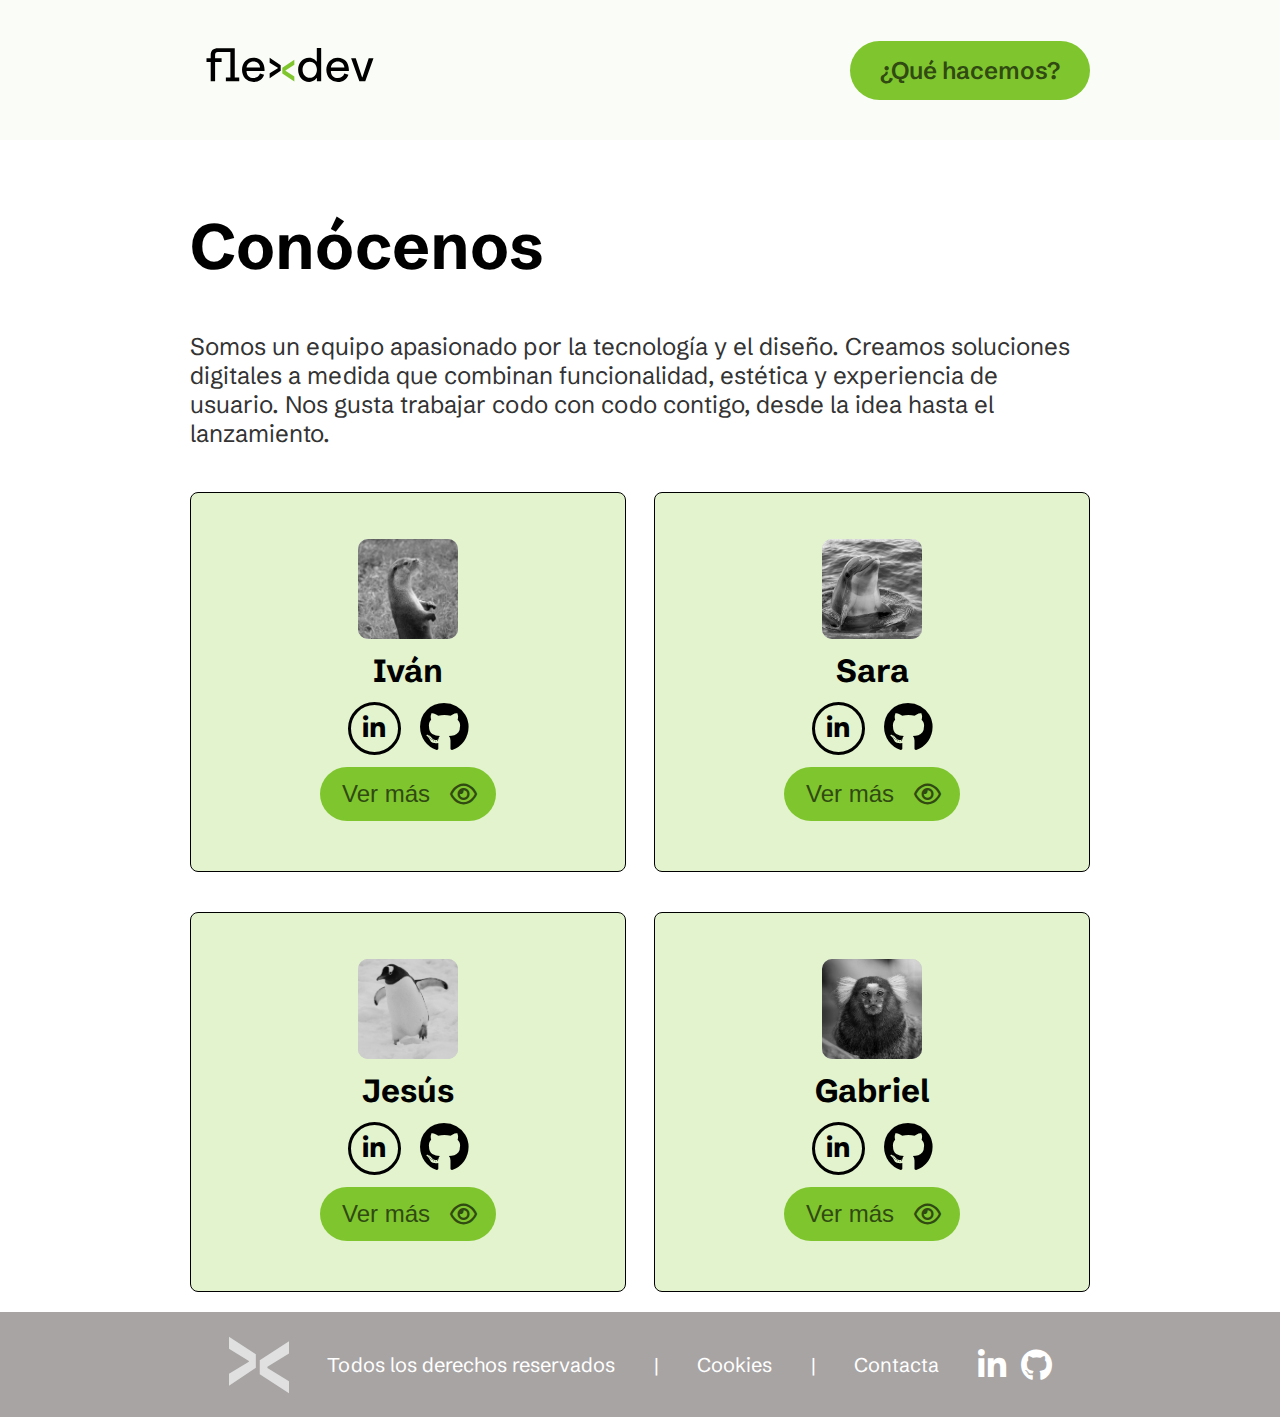
<file: index.html>
<!DOCTYPE html>
<html lang="en">
<head>
    <meta charset="UTF-8">
    <meta name="viewport" content="width=device-width, initial-scale=1.0">
    <link rel="stylesheet" href="style.css">
    <link rel="icon" type="image/svg" href="favicon.svg">
    <link rel="stylesheet" href="https://cdnjs.cloudflare.com/ajax/libs/font-awesome/6.5.0/css/all.min.css">
    <link rel="preconnect" href="https://fonts.googleapis.com">
    <link rel="preconnect" href="https://fonts.gstatic.com" crossorigin>
    <link href="https://fonts.googleapis.com/css2?family=Schibsted+Grotesk:ital,wght@0,400..900;1,400..900&display=swap" rel="stylesheet">

    <title>My crew</title>
</head>

<body>
    <div id="blur">
    <header>
       <nav>
        <div class="logo-container">
            <img src="./assets/logoFlexDev.svg" alt="Logo de flexDev" class="logo"> 
        </div>
        <a class="btn-primary" href="projects.html">¿Qué hacemos?</a>
    </nav>
      
        </header>
        <main> 
            <section>
                <div class="description">
                <h1>Conócenos</h1>
                <p>Somos un equipo apasionado por la tecnología y el diseño. Creamos soluciones digitales a medida que combinan funcionalidad, estética y experiencia de usuario. Nos gusta trabajar codo con codo contigo, desde la idea hasta el lanzamiento.
                </p>
                </div>
                <div class="cards">
                    <div class="card">
                        <div class="foto"><img src="assets/otter.jpg" alt="Otter Ivan"></div>
                        <h3>Iván</h3>
                        <div class="card-logos">
                            <a href="https://www.linkedin.com/in/iván-lorenzo-ruiz/" class="card-ln" target="_blank"><i class="fa-brands fa-linkedin-in"></i></a>
                            <a href="https://github.com/Ivanlr96/" class="card-gh" target="_blank"><i class="fa-brands fa-github"></i></a>
                        </div>
                        <div class="see">
                         <button class="btn-primary btn-see" data-profile="ivan.html">Ver más<i class="fa-regular fa-eye"></i></button>
                        </div>   
                    </div>

                    <div class="card">
                        <div class="foto"><img src="assets/dolphin.jpg" alt="Dolphin Sara"></div>
                        <h3>Sara</h3>
                        <div class="card-logos">
                            <a href="https://www.linkedin.com/in/saravazquezlopez/" class="card-ln" target="_blank"><i class="fa-brands fa-linkedin-in"></i></a>
                            <a href="https://github.com/sara-vazquez" class="card-gh" target="_blank"><i class="fa-brands fa-github"></i></a>
                        </div>
                        <div class="see">
                         <button class="btn-primary btn-see" data-profile="sara.html">Ver más<i class="fa-regular fa-eye"></i></button>
                        </div>  
                    </div>

                    <div class="card">
                        <div class="foto"><img src="assets/penguin.jpg" alt="Penguin Jesus"></div>
                        <h3>Jesús</h3>
                        <div class="card-logos">
                            <a href="https://www.linkedin.com/in/jesusmartinber/" class="card-ln" target="_blank"><i class="fa-brands fa-linkedin-in"></i></a>
                            <a href="https://github.com/jemb4" class="card-gh" target="_blank"><i class="fa-brands fa-github"></i></a>
                        </div>
                        <div class="see">
                         <button class="btn-primary btn-see" data-profile="jesus.html">Ver más<i class="fa-regular fa-eye"></i></button>
                        </div>  
                    </div>

                    <div class="card">
                        <div class="foto"><img src="assets/monkey.jpg" alt="Just Gavi"></div>
                        <h3>Gabriel</h3>
                        <div class="card-logos">
                            <a href="https://www.linkedin.com/in/gabrielmijares/" class="card-ln" target="_blank"><i class="fa-brands fa-linkedin-in"></i></a>
                            <a href="https://github.com/gabrielml" class="card-gh" target="_blank"><i class="fa-brands fa-github"></i></a>
                        </div>
                        <div class="see">
                         <button class="btn-primary btn-see" data-profile="gabriel.html" >Ver más<i class="fa-regular fa-eye"></i></button>
                        </div>  
                    </div>
            </section>
        </main>

        <footer>
                        <div class="footer-content">
                <img src="assets/isotipo_gray.svg" alt="isotipo_gray" class="footer-isotipo">
                <p class="p1">Todos los derechos reservados</p>
                <p class="footer-separator">|</p>
                <p class="p2">Cookies</p>
                <p class="footer-separator">|</p>
                <p class="p3">Contacta</p>
                <div class="footer-logos">
                    <i class="fa-brands fa-linkedin-in"></i>
                    <i class="fa-brands fa-github"></i>
                </div>
            </div>
        </footer>

    <dialog id="profile-modal">
         <i id="close-modal" class="fa-solid fa-xmark" style="float:right;"></i>
  <div id="modal-content"></div>
</dialog>
    </div>
</body>
</html>

<script src="main.js"></script>
</file>
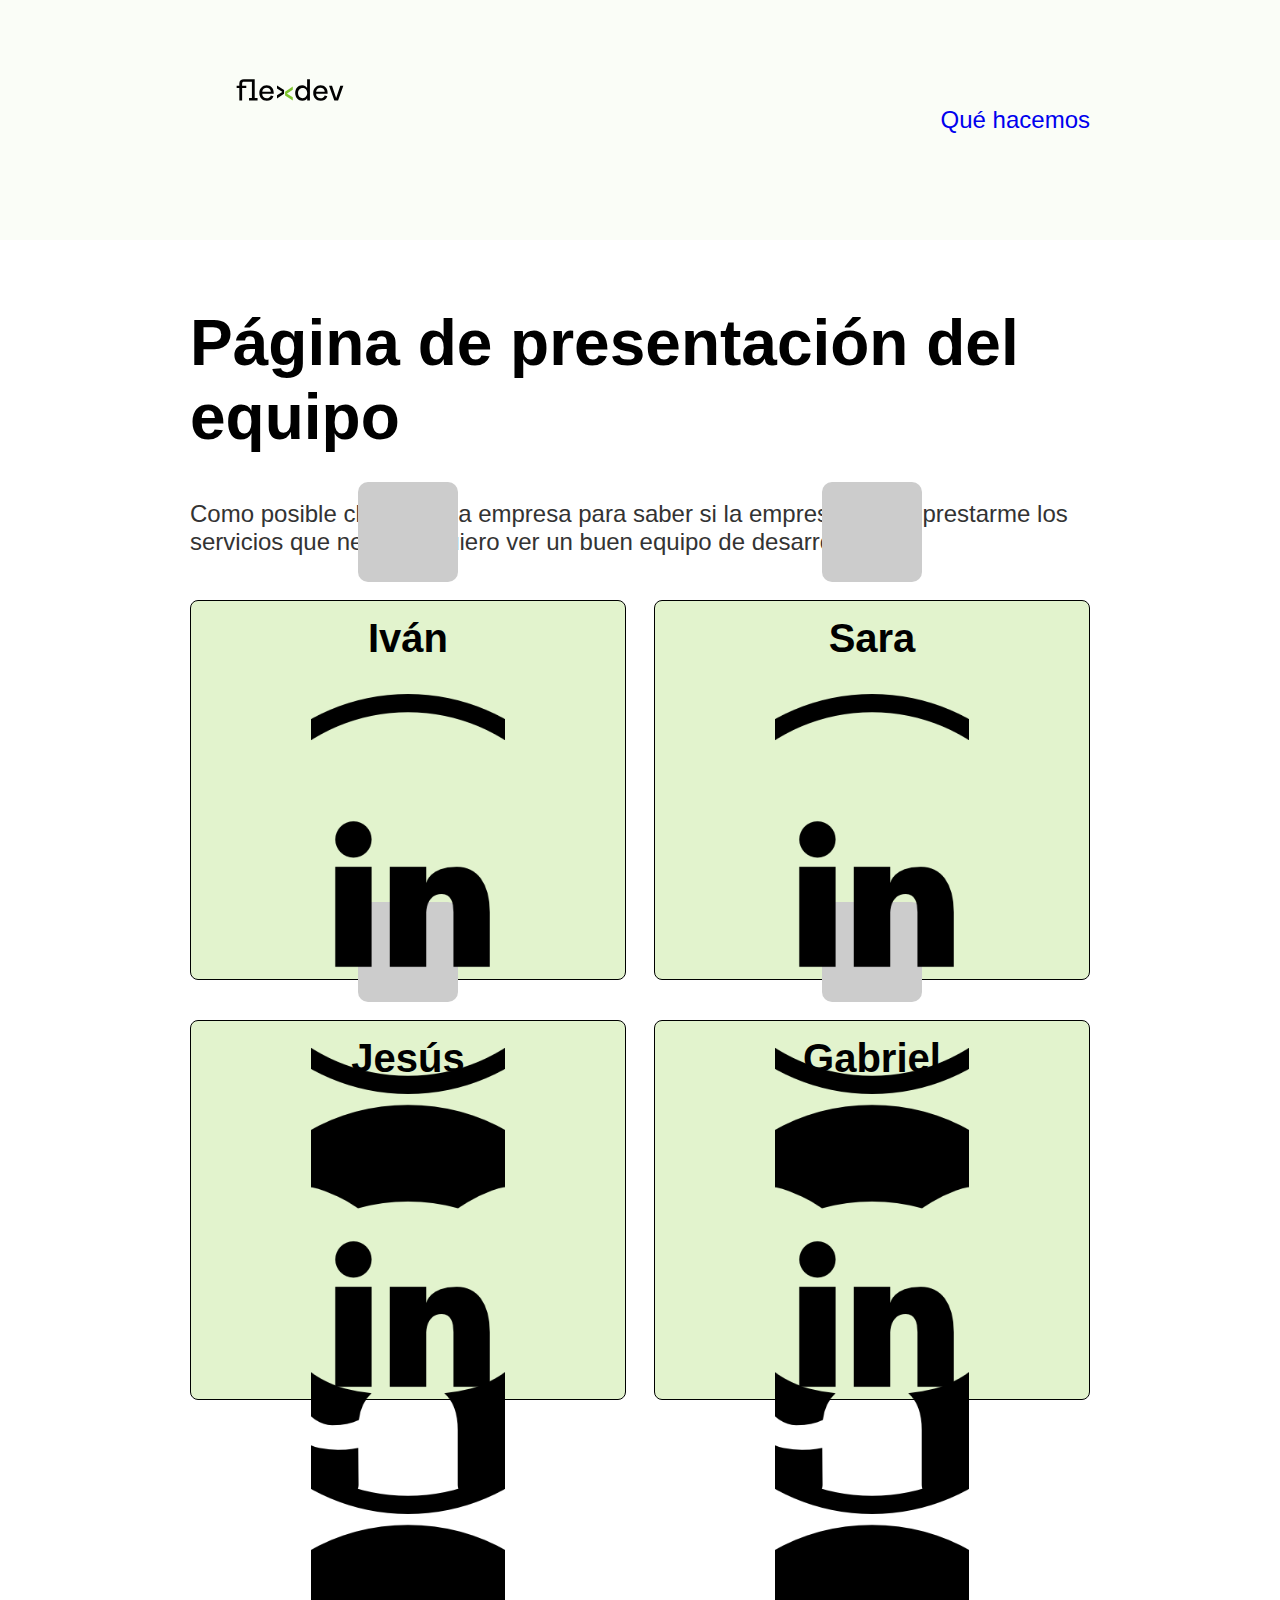
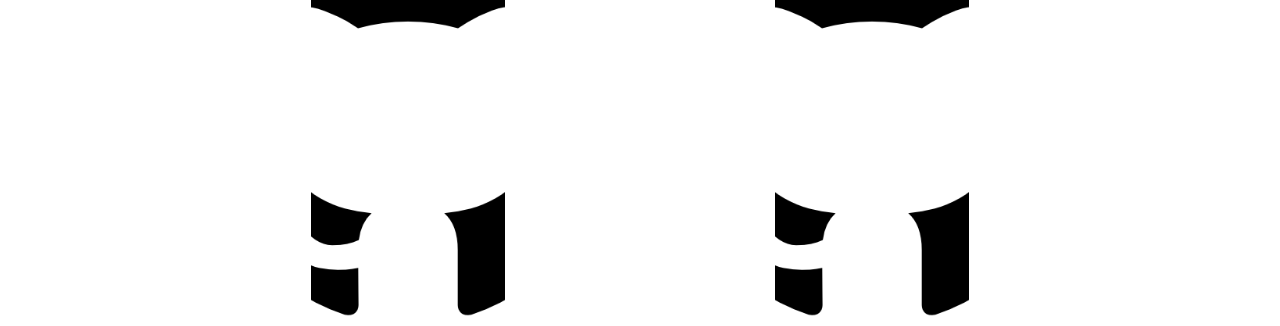
<file: myCrew.html>
<!DOCTYPE html>
<html lang="en">
<head>
    <meta charset="UTF-8">
    <meta name="viewport" content="width=device-width, initial-scale=1.0">
    <link rel="stylesheet" href="style.css">
    <title>My crew</title>
</head>

<body>
    <header>
       <nav>
        <img src="./assets/logo_flexdev.svg" alt="Logo de flexDev" class="logo"> 
        <a class="nav-btn" href="queHacemos.html"> Qué hacemos</a>
    </nav>
      
        </header>
        <main> 
            <section>
                <div class="description">
                <h1> Página de presentación del equipo</h1>
                <p>Como posible cliente de la empresa para saber si la empresa  puede prestarme los servicios que necesito
                    quiero ver un buen equipo de desarrollo.
                </p>
                </div>
                <div class="cards">
                    <div class="card">
                        <a href="plantilla/ivan.html"><div class="foto"></div></a>
                        <h2>Iván</h2>
                        <div>
                    <a href="https://www.google.com/" target="_blank"><img src="/imagenes/image.png"></a>
                    <a href="https://github.com/Ivanlr96/" target="_blank"><img src="/imagenes/github-logo.png"></a>
                </div>    
                </div>
                    <div class="card">
                        <a href="/plantilla/sara.html"><div class="foto"></div></a>
                        <h2>Sara</h2>
                        <div>
                        <a href="https://www.linkedin.com/in/saravazquezlopez/" target="_blank"><img src="/imagenes/image.png"> </a>
                        <a href="https://github.com/sara-vazquez" target="_blank"><img src="/imagenes/github-logo.png"></a>
                    </div>
                    </div>
                    <div class="card">
                        <a href="/plantilla/jesus.html"><div class="foto"></div></a>
                      
                        <h2>Jesús</h2>
                        <div>
                            <a href="https://www.linkedin.com/in/jesusmartinber/" target="_blank"><img src="/imagenes/image.png"> </a>
                            <a href="https://github.com/jemb4" target="_blank"><img src="/imagenes/github-logo.png"></a>
                        </div>

                    </div>
                    <div class="card">
                        <a href="/plantilla/gabriel.html"><div class="foto"></div></a>
                        <h2>Gabriel</h2>
                        <div>
                            <a href="https://www.linkedin.com/in/gabrielmijares/" target="_blank"><img src="/imagenes/image.png"> </a>
                            <a href="https://github.com/gabrielml" target="_blank"><img src="/imagenes/github-logo.png"></a>
                        </div>
                    </div>
            </section>
        </main>
</body>
</html>
</file>
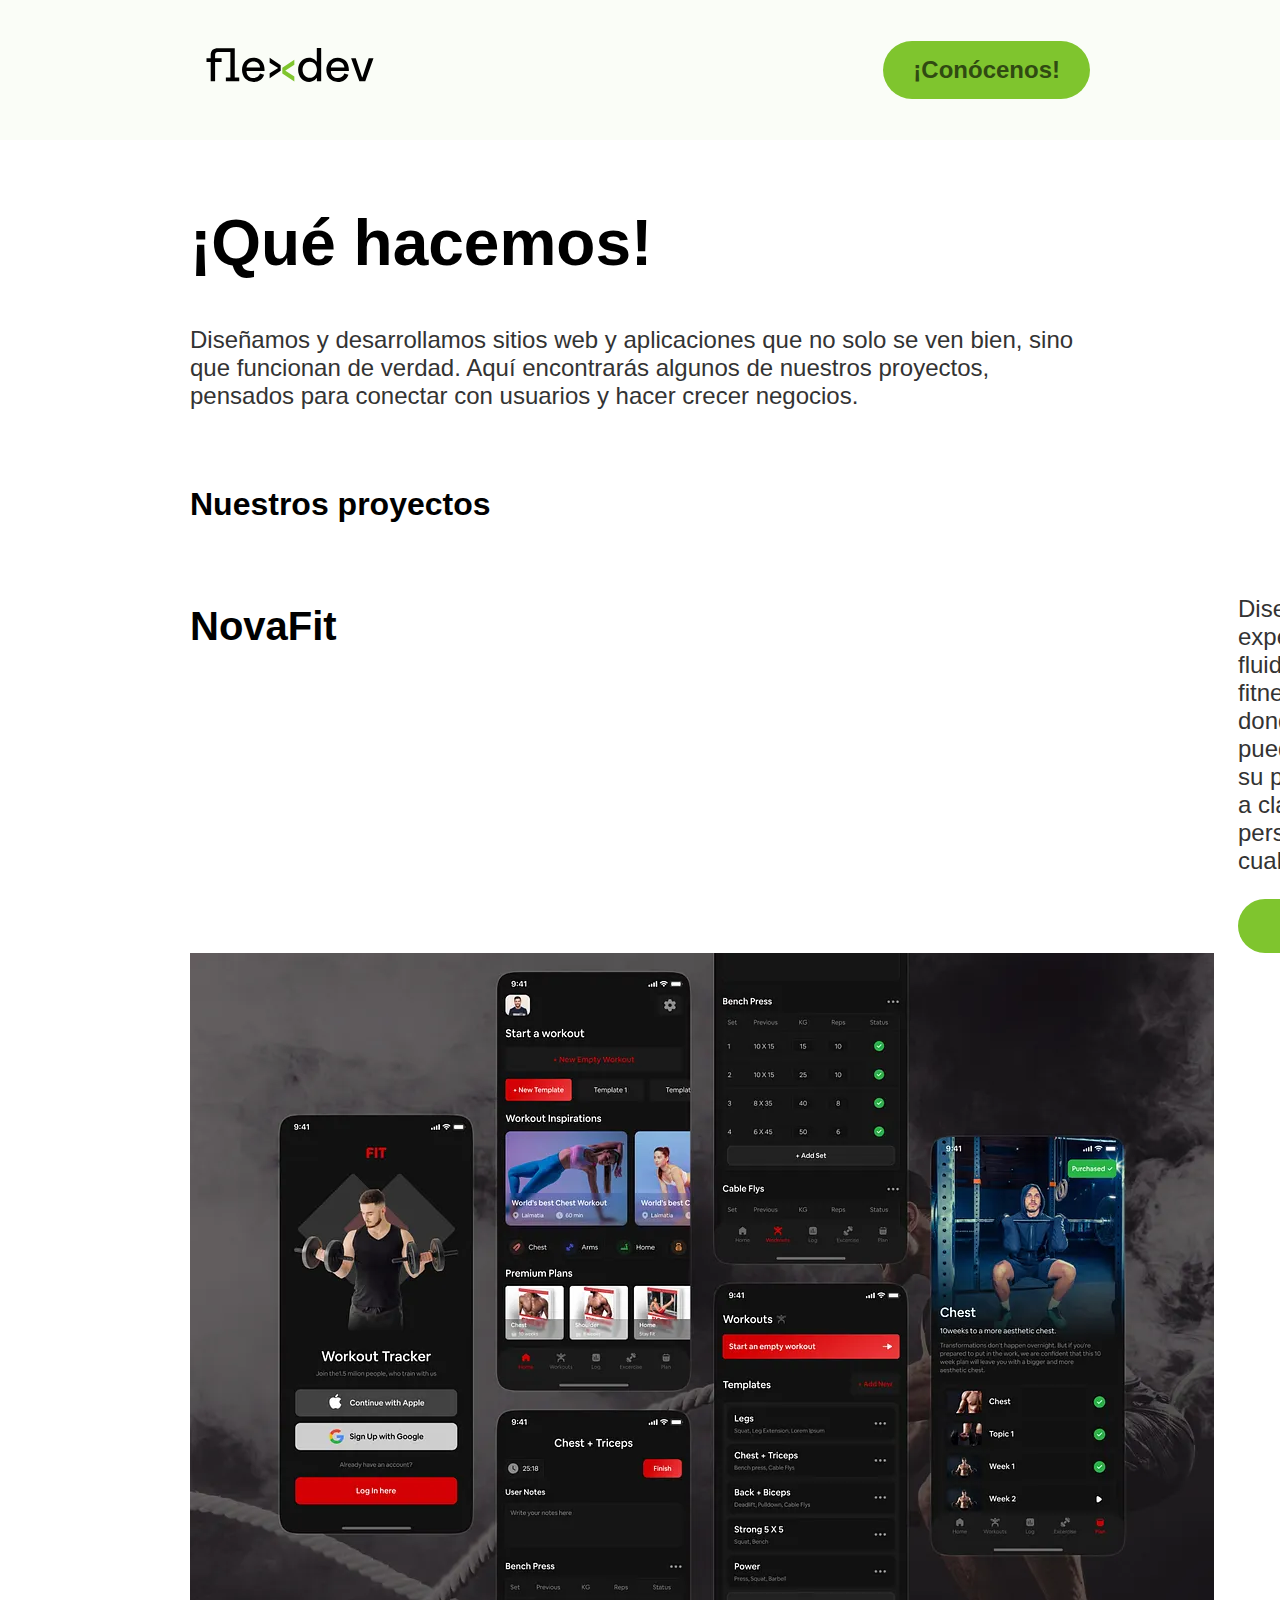
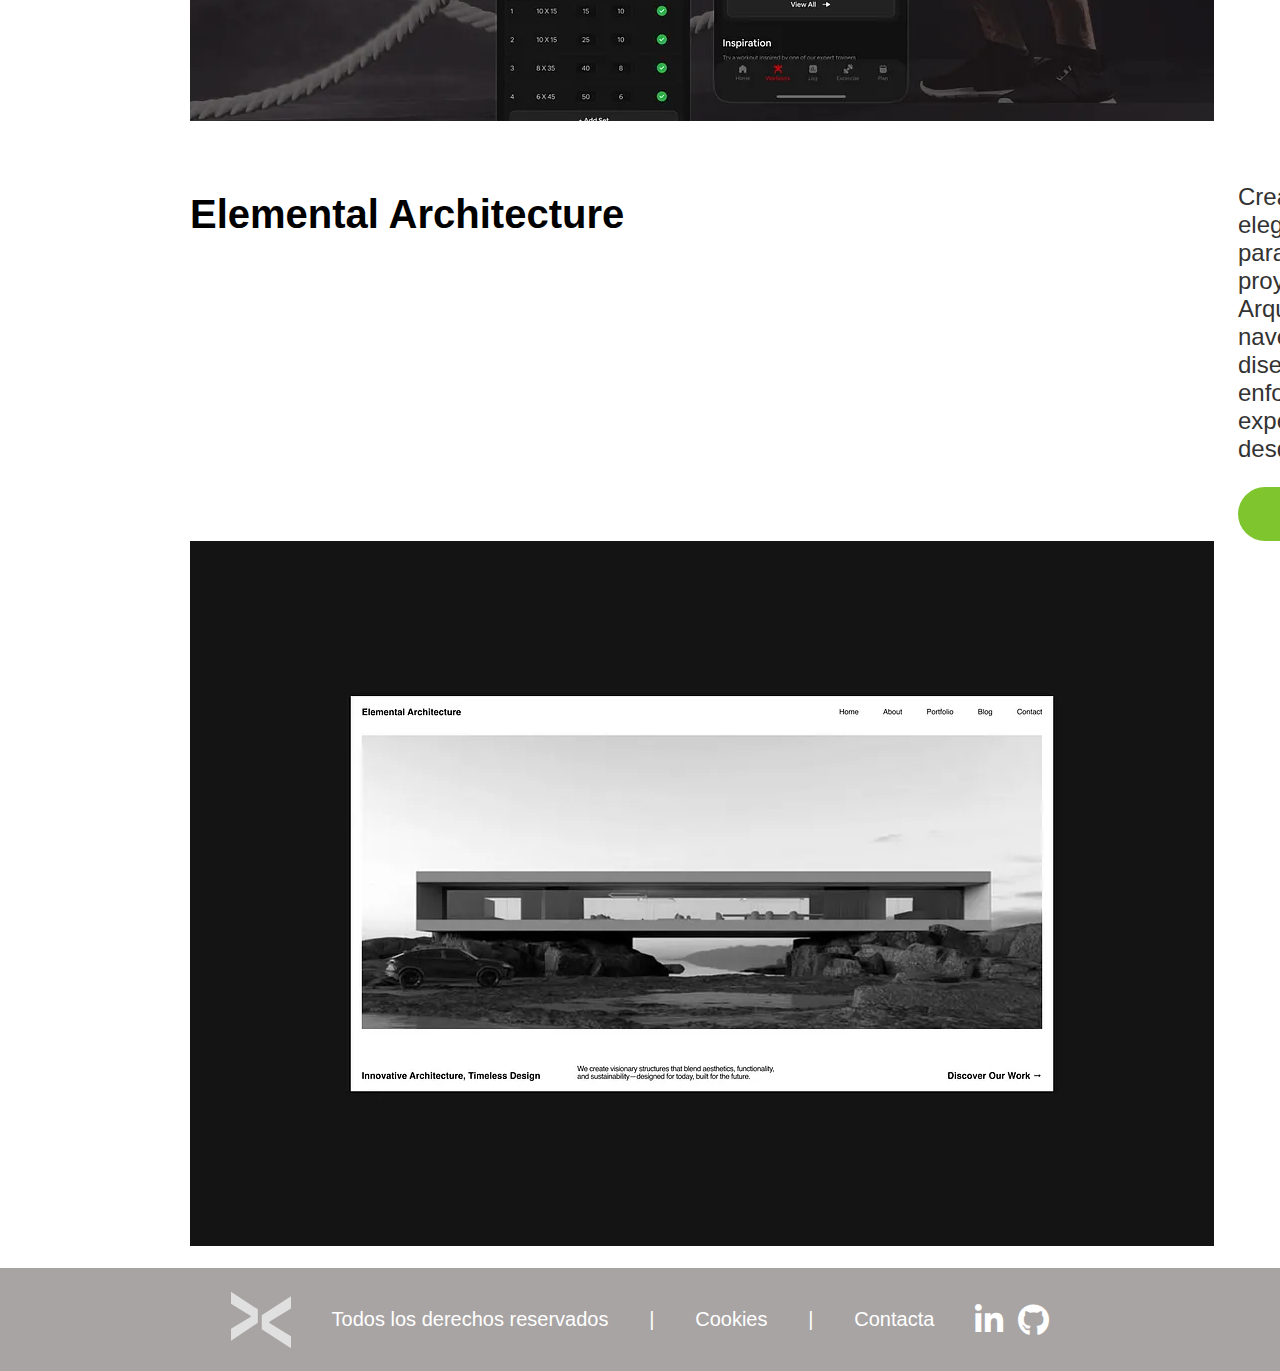
<file: projects.html>
<!DOCTYPE html>
<html lang="es">

<head>
  <meta charset="UTF-8" />
  <meta name="viewport" content="width=device-width, initial-scale=1.0" />
  <link rel="icon" type="image/svg" href="favicon.svg" />
  <link rel="stylesheet" href="style.css" />
  <link rel="stylesheet" href="style_projects.css" />
  <link rel="stylesheet" href="https://cdnjs.cloudflare.com/ajax/libs/font-awesome/6.5.0/css/all.min.css" />
  <title>Projects | MyCrew</title>
</head>

<body>
  <!-- NAV BAR [Figma]-->
  <header>
    <nav>
      <div class="logo-container">
        <img src="./assets/logoFlexDev.svg" alt="Logo de flexDev" class="logo" />
      </div>
      <!-- //TODO: Change href to "href=index.html" -->
      <a class="btn-primary" href="index.html">¡Conócenos!</a>
    </nav>
  </header>

  <main>
    <section>
      <!-- ENCABEZADO [Figma] -->
      <div class="description">
        <h1>¡Qué hacemos!</h1>
        <p>
          Diseñamos y desarrollamos sitios web y aplicaciones que no solo se ven bien, sino que funcionan de verdad.
          Aquí encontrarás algunos de nuestros proyectos, pensados para conectar con usuarios y hacer crecer negocios.
        </p>
      </div>

      <!-- CARDS [Figma] -->
      <div class="card-projects">
        <h3>Nuestros proyectos</h3>
        <!-- card [Figma] -->
        <div class="card-project">
          <div class="card-title">
            <h2>NovaFit</h2>
          </div>
          <div class="info-project">
            <p>
              Diseñamos una experiencia digital fluida para amantes del fitness. Una plataforma donde los usuarios
              pueden entrenar, seguir su progreso y acceder a clases personalizadas desde cualquier dispositivo.
            </p>
            <a class="btn-primary btn-project" href="#">Más info <i class="fa-solid fa-arrow-right"></i></a>
          </div>
          <div class="img-container">
            <img src="./assets/novaFit.webp" alt="img_placeholder" />
          </div>
        </div>
        <!-- /card [Figma] -->
        <!-- card [Figma] -->
        <div class="card-project">
          <div class="card-title">
            <h2>Elemental Architecture</h2>
          </div>
          <div class="info-project">
            <p>
              Creamos una web elegante y funcional para mostrar los proyectos de Elemental Arquitecure, con una
              navegación intuitiva, diseño visual cuidado y enfoque en la experiencia del usuario desde el primer clic.
            </p>
            <a class="btn-primary btn-project" href="#">Más info <i class="fa-solid fa-arrow-right"></i></a>
          </div>
          <div class="img-container">
            <img src="./assets/elementalArq.webp" alt="img_placeholder" />
          </div>
        </div>
        <!-- /card [Figma] -->
      </div>
    </section>
  </main>

  <footer>
    <div class="footer-content">
      <img src="/assets/isotipo_gray.svg" alt="isotipo_gray" class="footer-isotipo" />
      <p>Todos los derechos reservados</p>
      <p>|</p>
      <p>Cookies</p>
      <p>|</p>
      <p>Contacta</p>
      <div class="footer-logos">
        <i class="fa-brands fa-linkedin-in"></i>
        <i class="fa-brands fa-github"></i>
      </div>
    </div>
  </footer>
</body>

</html>
</file>
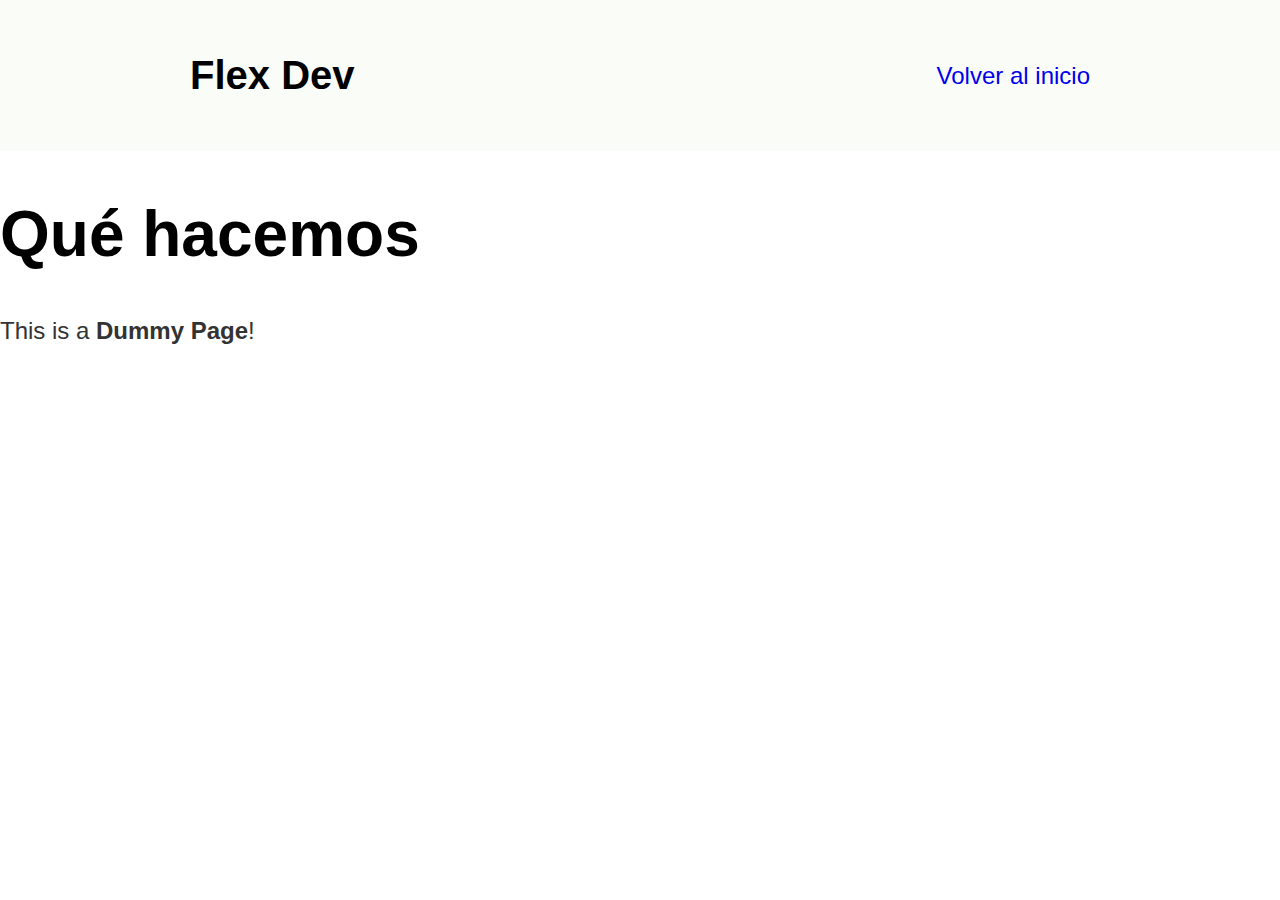
<file: queHacemos.html>
<!DOCTYPE html>
<html lang="en">
  <head>
    <meta charset="UTF-8" />
    <meta name="viewport" content="width=device-width, initial-scale=1.0" />
    <title>Sara</title>
    <link rel="stylesheet" href="../style.css" />
  </head>
  <body>
    <header>
      <nav>
        <h2>Flex Dev</h2>
        <a class="nav-btn" href="myCrew.html">Volver al inicio</a>
      </nav>
    </header>
    <h1>Qué hacemos</h1>
    <p>This is a <strong>Dummy Page</strong>!</p>
  </body>
</html>
</file>
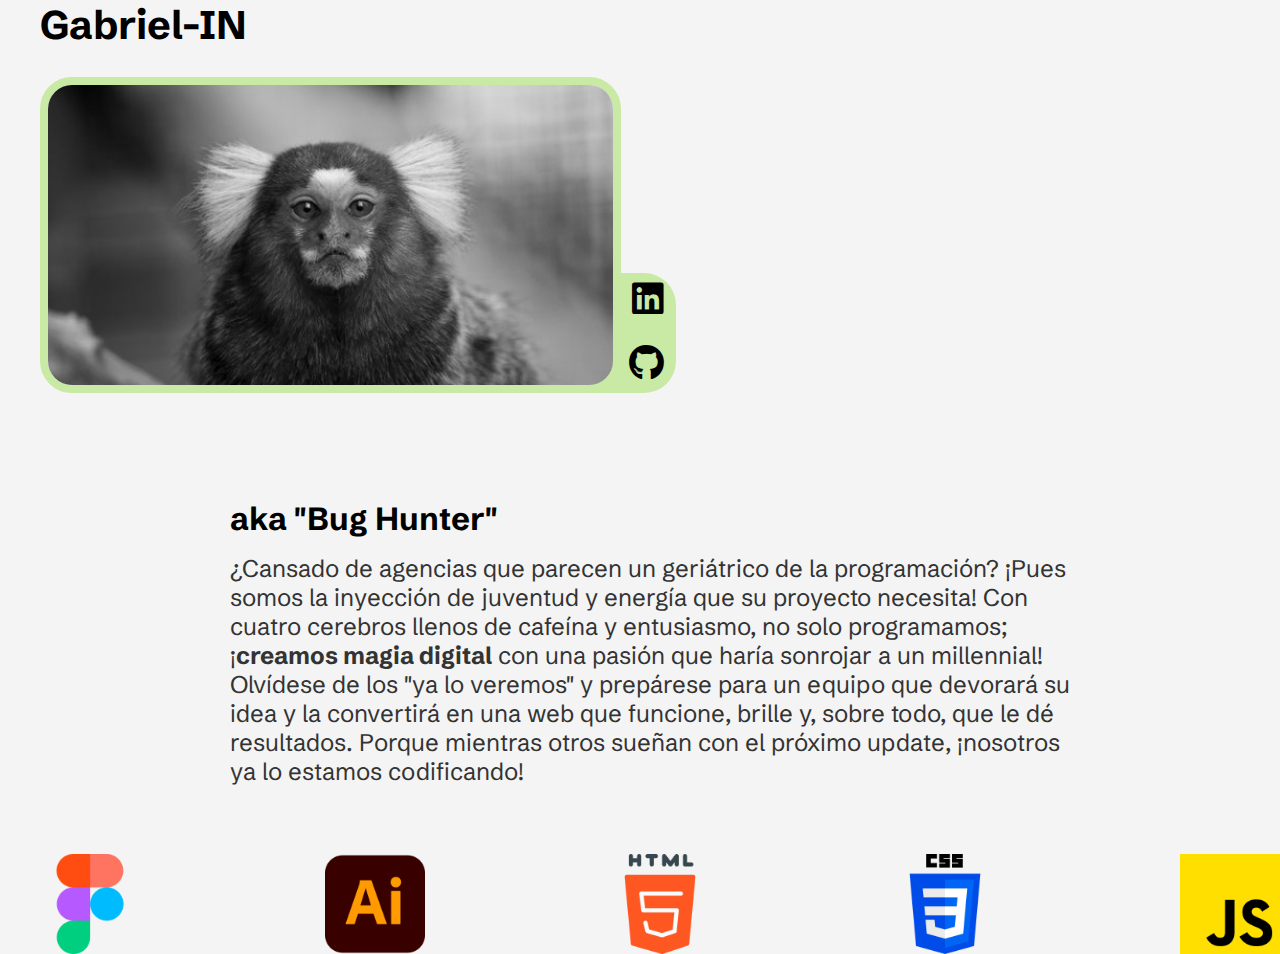
<file: plantilla/gabriel.html>
<!DOCTYPE html>
<html lang="es">
  <head>
    <meta charset="UTF-8" />
    <meta name="viewport" content="width=device-width, initial-scale=1.0" />
    <title>Sara</title>
    <link rel="stylesheet" href="../style.css" />
    <link rel="stylesheet" href="../style_cards.css" />
    <link
      rel="stylesheet"
      href="https://cdnjs.cloudflare.com/ajax/libs/font-awesome/6.5.0/css/all.min.css"
    />
    <link rel="preconnect" href="https://fonts.googleapis.com" />
    <link rel="preconnect" href="https://fonts.gstatic.com" crossorigin />
    <link
      href="https://fonts.googleapis.com/css2?family=Schibsted+Grotesk:ital,wght@0,400..900;1,400..900&display=swap"
      rel="stylesheet"
    />
  </head>

  <body>
    <div class="card-perfil">
      <h2>Gabriel-IN</h2>
      <div class="avatar-container">
        <div class="avatar">
          <img
            src="../assets/monkey.jpg"
            alt="foto de perfil de Sara"
            class="profile"
          />
        </div>
        <div class="social-icons">
          <a
            href="https://www.linkedin.com/in/saravazquezlopez/"
            target="_blank"
            ><i class="fa-brands fa-linkedin"></i
          ></a>
          <a href="https://github.com/sara-vazquez" target="_blank"
            ><i class="fa-brands fa-github"></i
          ></a>
        </div>
      </div>

      <div class="description">
        <h3>aka "Bug Hunter"</h3>
        <p>
          ¿Cansado de agencias que parecen un geriátrico de la programación?
          ¡Pues somos la inyección de juventud y energía que su proyecto necesita!
          Con cuatro cerebros llenos de cafeína y entusiasmo, no solo programamos;
          ¡<strong>creamos magia digital</strong> con una pasión que haría sonrojar a un millennial!
          Olvídese de los "ya lo veremos" y prepárese para un equipo que devorará 
          su idea y la convertirá en una web que funcione, brille y, sobre todo, 
          que le dé resultados. Porque mientras otros sueñan con el próximo update, 
          ¡nosotros ya lo estamos codificando!
        </p>
      </div>

      <div class="skills">
        <img src="../assets/figma.png" alt="Figma Icon" class="skill-icon" />
        <img
          src="../assets/illustrator.png"
          alt="Illustrator Icon"
          class="skill-icon"
        />
        <img src="../assets/html-5.png" alt="HTML Icon" class="skill-icon" />
        <img src="../assets/css-3.png" alt="CSS Icon" class="skill-icon" />
        <img src="../assets/js.png" alt="JavaScript Icon" class="skill-icon" />
      </div>
    </div>
  </body>
</html>
</file>
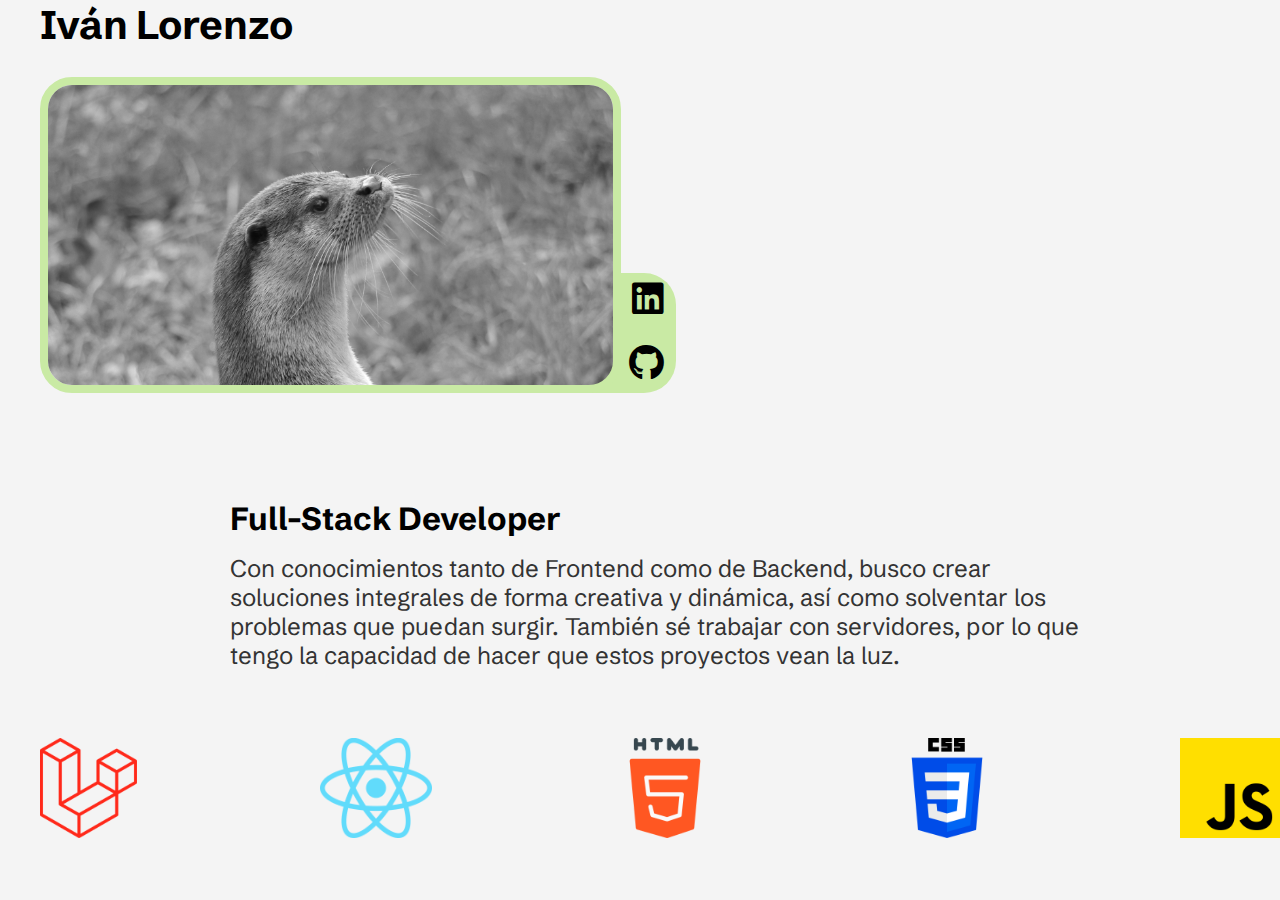
<file: plantilla/ivan.html>
<!DOCTYPE html>
<html lang="es">

<head>
  <meta charset="UTF-8" />
  <meta name="viewport" content="width=device-width, initial-scale=1.0" />
  <title>Sara</title>
  <link rel="stylesheet" href="../style.css" />
  <link rel="stylesheet" href="../style_cards.css" />
  <link rel="stylesheet" href="../style_card_img.css" />
  <link rel="stylesheet" href="https://cdnjs.cloudflare.com/ajax/libs/font-awesome/6.5.0/css/all.min.css" />
  <link rel="preconnect" href="https://fonts.googleapis.com" />
  <link rel="preconnect" href="https://fonts.gstatic.com" crossorigin />
  <link href="https://fonts.googleapis.com/css2?family=Schibsted+Grotesk:ital,wght@0,400..900;1,400..900&display=swap"
    rel="stylesheet" />
</head>

<body>
  <div class="card-perfil">
    <h2>Iván Lorenzo</h2>
    <div class="avatar-container">
      <div class="avatar">
        <img src="../assets/otter.jpg" alt="foto de perfil de Sara" class="profile" />
      </div>
      <div class="social-icons">
        <a href="https://www.linkedin.com/in/saravazquezlopez/" target="_blank"><i
            class="fa-brands fa-linkedin"></i></a>
        <a href="https://github.com/sara-vazquez" target="_blank"><i class="fa-brands fa-github"></i></a>
      </div>
    </div>

    <div class="description">
      <h3>Full-Stack Developer</h3>
      <p>
        Con conocimientos tanto de Frontend como de Backend, busco crear soluciones
        integrales de forma creativa y dinámica, así como solventar los problemas que puedan surgir.
        También sé trabajar con servidores, por lo que tengo la capacidad de hacer que estos proyectos
        vean la luz.
      </p>
    </div>

    <div class="skills">
      <img src="../assets/laravel.png" alt="laravel Icon" class="skill-icon" />
      <img src="../assets/react.png" alt="react Icon" class="skill-icon" />
      <img src="../assets/html-5.png" alt="HTML Icon" class="skill-icon" />
      <img src="../assets/css-3.png" alt="CSS Icon" class="skill-icon" />
      <img src="../assets/js.png" alt="JavaScript Icon" class="skill-icon" />
    </div>
  </div>
</body>

</html>
</file>
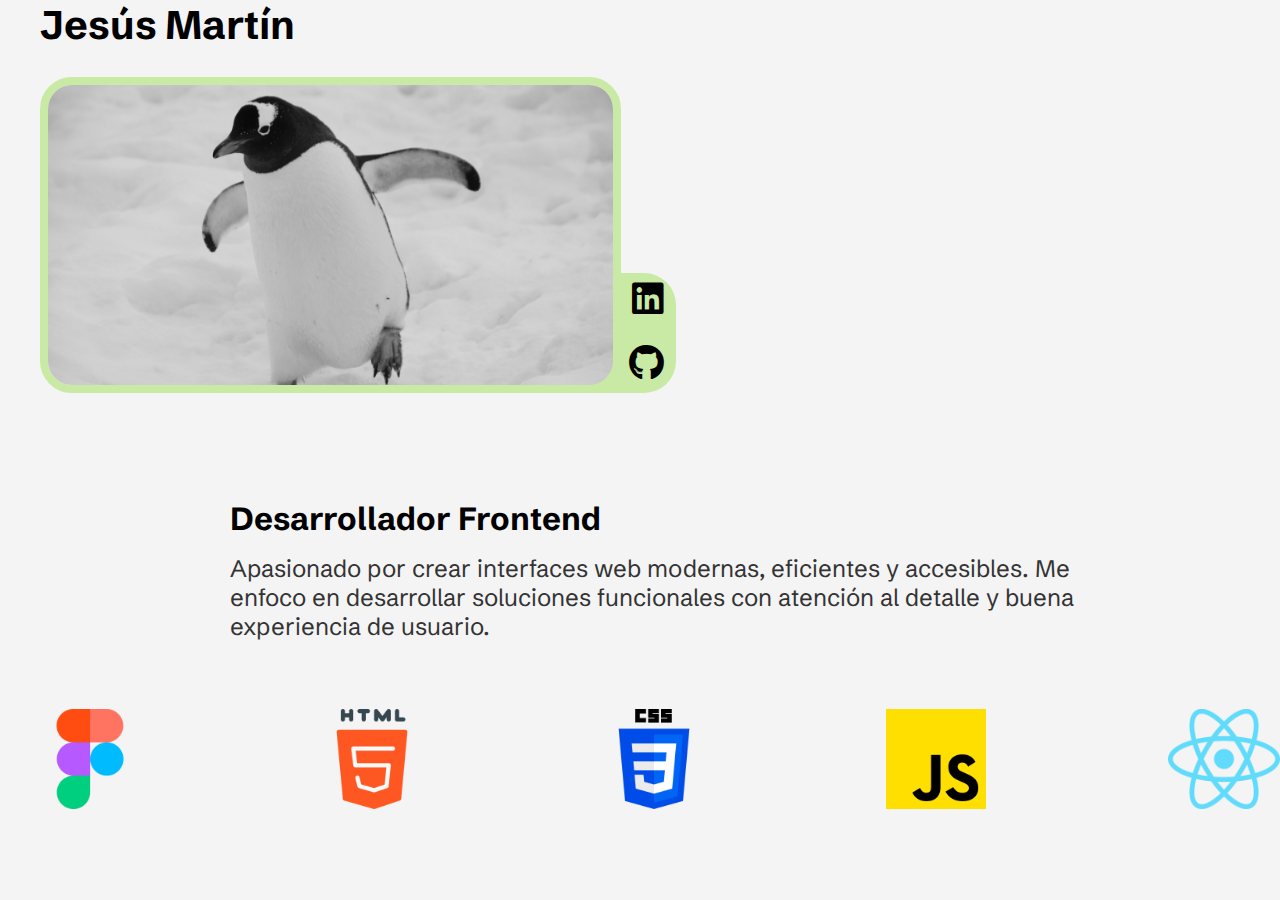
<file: plantilla/jesus.html>
<!DOCTYPE html>
<html lang="es">
  <head>
    <meta charset="UTF-8" />
    <meta name="viewport" content="width=device-width, initial-scale=1.0" />
    <title>Sara</title>
    <link rel="stylesheet" href="../style.css" />
    <link rel="stylesheet" href="../style_cards.css" />
    <link
      rel="stylesheet"
      href="https://cdnjs.cloudflare.com/ajax/libs/font-awesome/6.5.0/css/all.min.css"
    />
    <link rel="preconnect" href="https://fonts.googleapis.com" />
    <link rel="preconnect" href="https://fonts.gstatic.com" crossorigin />
    <link
      href="https://fonts.googleapis.com/css2?family=Schibsted+Grotesk:ital,wght@0,400..900;1,400..900&display=swap"
      rel="stylesheet"
    />
  </head>

  <body>
    <div class="card-perfil">
      <h2>Jesús Martín</h2>
      <div class="avatar-container">
        <div class="avatar">
          <img
            src="../assets/penguin.jpg"
            alt="foto de perfil de Sara"
            class="profile"
          />
        </div>
        <div class="social-icons">
          <a href="https://www.linkedin.com/in/jesusmartinber/" target="_blank"
            ><i class="fa-brands fa-linkedin"></i
          ></a>
          <a href="https://github.com/jemb4" target="_blank"
            ><i class="fa-brands fa-github"></i
          ></a>
        </div>
      </div>

      <div class="description">
        <h3>Desarrollador Frontend</h3>
        <p>
          Apasionado por crear interfaces web modernas, eficientes y accesibles.
          Me enfoco en desarrollar soluciones funcionales con atención al
          detalle y buena experiencia de usuario.
        </p>
      </div>

      <div class="skills">
        <img src="../assets/figma.png" alt="Figma Icon" class="skill-icon" />
        <img src="../assets/html-5.png" alt="HTML Icon" class="skill-icon" />
        <img src="../assets/css-3.png" alt="CSS Icon" class="skill-icon" />
        <img src="../assets/js.png" alt="JavaScript Icon" class="skill-icon" />
        <img src="../assets/react.png" alt="React Icon" class="skill-icon" />
      </div>
    </div>
  </body>
</html>
</file>
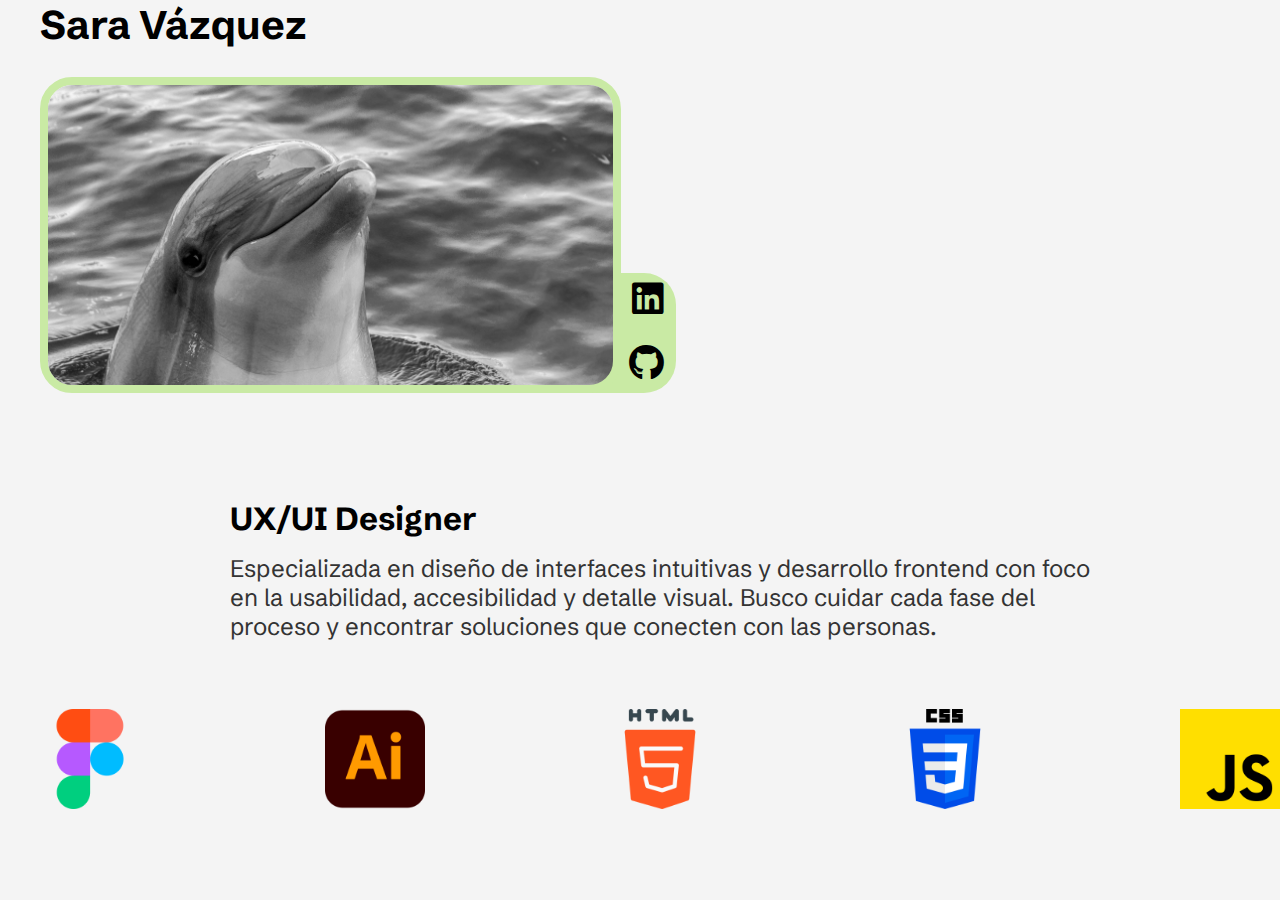
<file: plantilla/sara.html>
<!DOCTYPE html>
<html lang="es">
  <head>
    <meta charset="UTF-8" />
    <meta name="viewport" content="width=device-width, initial-scale=1.0" />
    <title>Sara</title>
    <link rel="stylesheet" href="../style.css" />
    <link rel="stylesheet" href="../style_cards.css" />
    <link rel="stylesheet" href="../style_card_img.css" />
    <link
      rel="stylesheet"
      href="https://cdnjs.cloudflare.com/ajax/libs/font-awesome/6.5.0/css/all.min.css"
    />
    <link rel="preconnect" href="https://fonts.googleapis.com" />
    <link rel="preconnect" href="https://fonts.gstatic.com" crossorigin />
    <link
      href="https://fonts.googleapis.com/css2?family=Schibsted+Grotesk:ital,wght@0,400..900;1,400..900&display=swap"
      rel="stylesheet"
    />
  </head>

  <body>
    <div class="card-perfil">
      <h2>Sara Vázquez</h2>
      <div class="avatar-container">
        <div class="avatar">
          <img
            src="dolphin.jpg"
            alt="foto de perfil de Sara"
            class="profile"
          />
        </div>
        <div class="social-icons">
          <a
            href="https://www.linkedin.com/in/saravazquezlopez/"
            target="_blank"
            ><i class="fa-brands fa-linkedin"></i
          ></a>
          <a href="https://github.com/sara-vazquez" target="_blank"
            ><i class="fa-brands fa-github"></i
          ></a>
        </div>
      </div>

      <div class="description">
        <h3>UX/UI Designer</h3>
        <p>
          Especializada en diseño de interfaces intuitivas y desarrollo frontend
          con foco en la usabilidad, accesibilidad y detalle visual. Busco
          cuidar cada fase del proceso y encontrar soluciones que conecten con
          las personas.
        </p>
      </div>

      <div class="skills">
        <img src="../assets/figma.png" alt="Figma Icon" class="skill-icon" />
        <img
          src="../assets/illustrator.png"
          alt="Illustrator Icon"
          class="skill-icon"
        />
        <img src="../assets/html-5.png" alt="HTML Icon" class="skill-icon" />
        <img src="../assets/css-3.png" alt="CSS Icon" class="skill-icon" />
        <img src="../assets/js.png" alt="JavaScript Icon" class="skill-icon" />
      </div>
    </div>
  </body>
</html>
</file>
<file: style_projects.css>
/* CARDS [Figma] */
.card-projects{
    max-width: 900px;
    margin: 0 auto;

}
.card-project {
    display: grid;
    grid-template-columns: 1fr 1fr;
    column-gap: 24px;
    padding: 16px 34px 16px 0px;
    /* padding-left: 36px [Figma] not added */
    
}

.card-title {
    margin-top: 0px;
}

.btn-project {
    width: 194px;
    padding: 13px 30px;
}

.btn-project i {
    padding-left: 10px;
}
</file>
<file: style_cards.css>
body {
    font-family: 'Schibsted Grotesk', Arial, sans-serif;
    background-color: #f4f4f4;
    margin: 0;
    padding: 0;

}

h2 {
    font-size: 40px;
    margin-left: 40px;
    margin-bottom: 28px;
    margin-top: 0px;


}

h3 {
    font-size: 32px;
    margin-left: 40px;
    margin-top: 40px;
    margin-bottom: 0px;
}

p {
    font-size: 24px;
    margin-left: 40px;
    margin-top: 16px;
    margin-bottom: 0px;
}

.fa-xmark {
    font-size: 32px;
    color: black;
    margin-left: 640px;
    margin-right: 36px;
    margin-top: 32px;

}

/* Marco */
.avatar {
    width: 565px;
    height: 300px;
    border-color: #C9EAA4;
    border-style: solid;
    border-width: 8px;
    border-radius: 32px;
    margin-left: 40px;
    overflow: hidden; /* Recorta la imagen */
    position: relative;
    margin-bottom: 40px;
    z-index: 2;
}

.avatar-container {
    position: relative;
    display: inline-block;
}
.avatar img,
.avatar .profile {
    width: 100%;
    height: 100%;
    object-fit: cover;
    object-position: center 10%; /* Mueve la imagen hacia abajo */
    display: block;
    filter: grayscale(100%)
}

.social-icons {
    position: absolute;
    top: 72%;
    right: -55px;
    transform: translateY(-50%);
    display: flex;
    flex-direction: column;
    justify-content: end;
    align-items: end;
    background-color: #C9EAA4;
    width: 100px;
    height: 120px;
    border-radius: 0 32px 32px 0;

    z-index: 1;
    gap: 4px;
    padding: 0;
}
/* Iconos */
.fa-linkedin, .fa-github {
    padding-top: 12px;
    padding-bottom: 12px;
    padding-right: 12px;
    font-size: 36px;
    color: black;
}

.skills {
    display: flex;
    flex-direction: row;
    justify-content: space-between;
    align-items: left;
    height:100px;
    margin-left: 40px;
    margin-top: 48px;
}
</file>
<file: style_card_img.css>
.avatar img,
.avatar .profile {
  object-position:center 25% ;
}
</file>
<file: style.css>
/* FIGMA PRESETS */
body {
    font-family: 'Schibsted Grotesk', Arial, sans-serif;
    background-color: #fff;
    margin: 0;
    font-size: 24px;
    display: flex;
    flex-direction: column;
    min-height: 100vh;
}

h1 {
    font-size: 64px;
    margin-top: 46px;
    margin-bottom: 22px;
}

h2 {
    font-size: 40px;
}

h3 {
    font-size: 32px;
}

p {
    color: #333;
}

a {
    text-decoration: none;
}

.btn-primary {
    border-radius: 50px;
    font-size: 24px;
    font-weight: 600;
    background-color: #7FC52E;
    color: #304A12;
    padding: 15px 30px;
    display: flex;
    justify-content: center;
    align-items: center;
    transition: 0.2s ease;
    border: none;
}

.btn-primary:hover {
    cursor: pointer;
    background-color: #C9EAA4;
    color: #4A741B;
}

.btn-primary:active {
    background-color: #4A741B;
    color: #98D652;
}

/* FIGMA PRESETS */

header {
background-color: #FAFDF7;
text-align: center;
padding: 20px; 

}

nav {
    display: flex;
    flex-direction: row;
    justify-content: space-between;
    align-items: center;
    max-width: 900px;
    margin: 0 auto;
}

.logo-container {
    width: 200px;
    height: 100px;
}

.logo {
    width: 200px;
    position: relative;
    top: -30px;
}

.description {
    display: flex;
    flex-direction: column;
    margin: 0 auto; 
    max-width: 900px;
    padding: 20px;
    text-align: left;
}

.cards {
    display: flex;
    flex-wrap: wrap;
    gap: 20px;
    margin-top: 20px;
    justify-content: space-between;
    margin-bottom: 20px;
    max-width: 900px;
    margin: 0 auto;
}

.card {
    border: 1px solid black;
    width: 436px;
    height: 380px;
    border-radius: 8px;
    display: flex;
    flex-direction: column;
    justify-content: center;
    text-align: center;
    padding-top: 20px;
    padding-bottom: 24px;
    padding-left: 120px;
    padding-right: 120px;
    box-sizing: border-box;
    margin-bottom: 20px;
    background-color: #E2F3CD;
}

.card h3 {
    margin: 12px auto;
}

.card.active-border {
    border-color: #304A12;
    background-color: #FAFDF7;
}

.foto {
    display: flex;
    padding: 0;
    width: 100px;
    margin: 0 auto;
    height: 100px;
    background-color: #ccc;
    border-radius: 10%;
    align-items: center;
    justify-content: center;
    overflow: hidden;
}

.card img {
    width: 100%;
    height: 100%;
    object-fit: cover;
    filter: grayscale(100);
    transition: 0.2s ease;
}

.card img:hover {
    filter: grayscale(50%);
    transition: 0.2s ease;
}

/* Iconos */
.card-logos{
    display: flex;
    justify-content: center;
    gap: 18px;
}

.see {
    padding-top: 12px;
    display: flex;
    justify-content: center;
}

.see .btn-primary{
    padding: 15px 20px;
    font-weight: 500;
    width: 176px;
    height: 54px;
}

.fa-eye {
    width: 24px;
    height: 24px;
    margin-left: 20px;
}

.card-gh, 
.card-ln {
    display: inline-flex;
    align-items: center;
    justify-content: center;
    border-radius: 50%;
    color: black;
    transition: 0.4s ease;
}

.card-ln{
    width: 47px;
    height: 47px;
    border: solid 3px black;
    font-size: 25px;
}

.card-gh{
    width: 50px;
    height: 50px;
    font-size: 50px;
}

.card-ln:hover, 
.card-gh:hover {
    color: #4A741B;
    scale: 1.1;
    border-color: #4A741B;
}

.card-ln:active, 
.card-gh:active {
    color: #98D652;
    scale: 1;
    border-color: #98D652;
    transition: 0.1s ease;
}



/* Footer */

footer {
    background-color: #a8a4a4;
    text-align: center;
    padding: 20px;
    font-size: 10px;
    margin-top: auto;
    position: sticky;
}

footer a, footer p, footer{
    color: #fff;
    font-size: 20px;
}

.footer-content {
    display: flex;
    flex-direction: row;
    justify-content: space-evenly;
    align-items: center;
    max-width: 900px;
    margin: 0 auto;
}

.footer-logos {
    display: flex;
    justify-content: center;
    gap: 15px;
    font-size: 32px;
}

/* Responsive tablet */
@media (max-width: 915px) {
   .cards {

    flex-direction: column;
    align-items: center;
   }

   .footer-separator{
    display: none;
   }
}

/* Mobile styles */
@media (max-width: 435px) {
    .logo {
        width: 150px;
    }

    .nav-btn {
        width: 100px;
        font-size: 16px;
    }

    .footer-content {
        flex-wrap: wrap;
    }

    .card {
        width: 90%;
        padding-left: 20px;
        padding-right: 20px;
    }

    .logo {
        position:inherit;
    }
}


/* Modal*/
#profile-modal {
    width: 720px;
    height: 1000px;
    border: none;
    border-radius: 28px;
    padding-top: 32px;
    padding-bottom: 32px;
    padding-left: 40px;
    padding-right: 40px;
}

#close-modal {
    transition: 0.3s ease-out;
}

#close-modal:hover {
    cursor: pointer;
    color: red;
    scale: 1.1;
}

.blur-bg {
    filter: blur(6px);
}

#profile-modal::-webkit-scrollbar {
  display: none;
}
</file>
